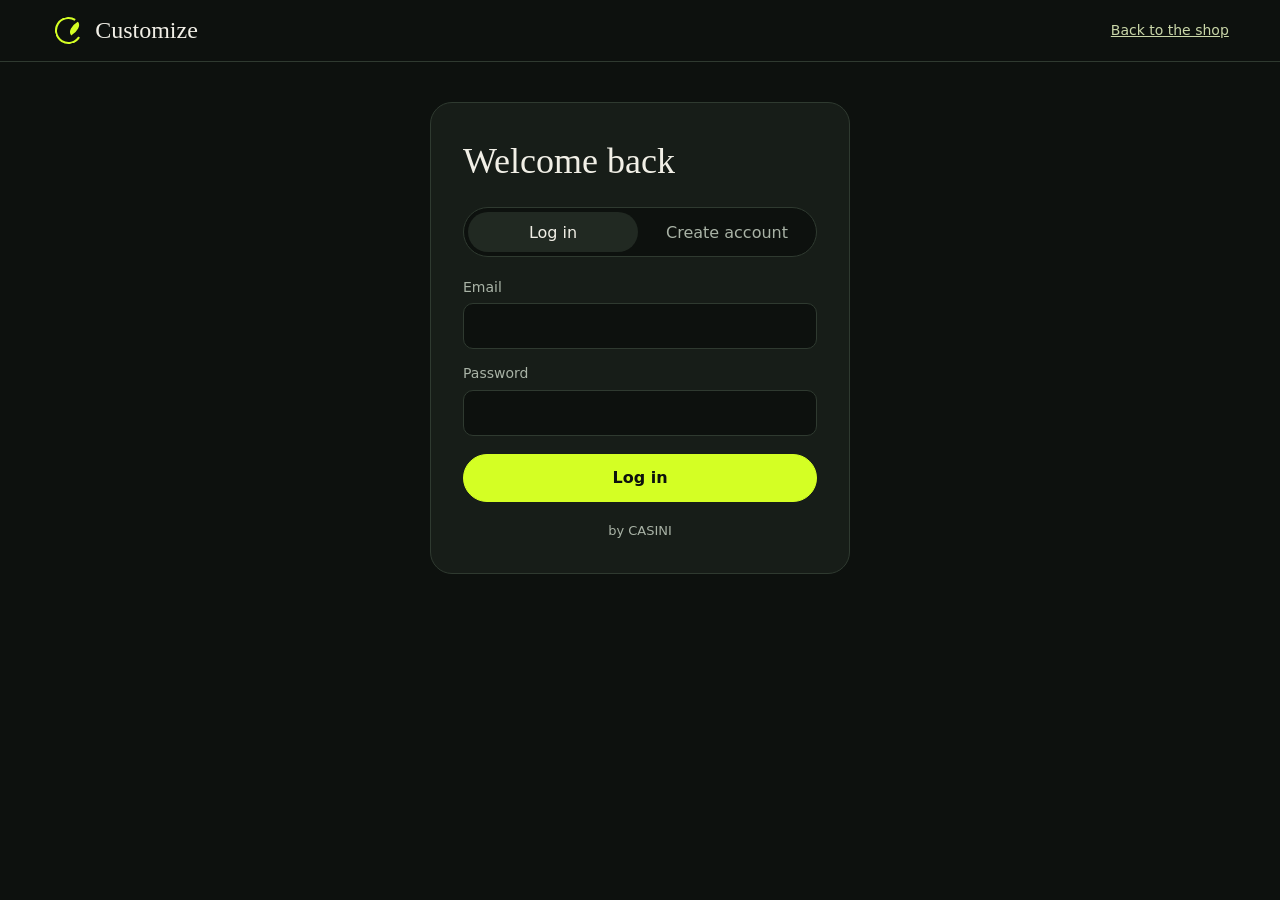
<file: auth.html>
<!doctype html>
<html lang="en">
<head>
  <meta charset="utf-8">
  <meta name="viewport" content="width=device-width, initial-scale=1, viewport-fit=cover">
  <title>Log in · Customize</title>
  <meta name="description" content="Log in or create your Customize account.">
  <link rel="stylesheet" href="pages.css">
  <script src="auth.js" defer></script>
</head>
<body>
  <header class="masthead">
    <a class="brand" href="./"><span class="botanical-mark" aria-hidden="true"><i></i></span>Customize</a>
    <nav><a href="./">Back to the shop</a></nav>
  </header>
  <main class="auth">
    <section class="auth-card" aria-labelledby="auth-title">
      <h1 id="auth-title">Welcome back</h1>
      <div class="tabs" role="tablist" aria-label="Account">
        <button type="button" role="tab" id="tab-login" aria-controls="login-form" aria-selected="true">Log in</button>
        <button type="button" role="tab" id="tab-signup" aria-controls="signup-form" aria-selected="false">Create account</button>
      </div>
      <p id="auth-message" class="message" role="alert" hidden></p>
      <form id="login-form" role="tabpanel" aria-labelledby="tab-login" novalidate>
        <label>Email<input name="email" type="email" autocomplete="email" required maxlength="254"></label>
        <label>Password<input name="password" type="password" autocomplete="current-password" required maxlength="128"></label>
        <button class="primary" type="submit">Log in</button>
      </form>
      <form id="signup-form" role="tabpanel" aria-labelledby="tab-signup" novalidate hidden>
        <label>Name<input name="name" autocomplete="name" required maxlength="80"></label>
        <label>Email<input name="email" type="email" autocomplete="email" required maxlength="254"></label>
        <label>Password<input name="password" type="password" autocomplete="new-password" required minlength="8" maxlength="128"></label>
        <p class="hint">At least 8 characters. Your saves and orders on this device move into your account.</p>
        <button class="primary" type="submit">Create account</button>
      </form>
      <p class="auth-foot">by CASINI</p>
    </section>
  </main>
</body>
</html>
</file>
<file: pages.css>
/* Shared look for the account (auth.html) and admin (admin.html) pages. Same tokens as style.css. */
:root {
  color-scheme: dark;
  --ink: #0d110e;
  --panel: #171d18;
  --raise: #212922;
  --line: #2f3a30;
  --ivory: #f1efe6;
  --muted: #a9b3a6;
  --sage: #c9d6a8;
  --lime: #d4ff24;
  --danger: #ff8a7a;
  --serif: Georgia, 'Times New Roman', serif;
  --sans: system-ui, sans-serif;
}
* { box-sizing: border-box; }
[hidden] { display: none !important; }
body { margin: 0; min-height: 100dvh; background: var(--ink); color: var(--ivory); font: 16px/1.45 var(--sans); }
a { color: var(--sage); }
h1, h2, h3 { font-family: var(--serif); font-weight: 400; margin: 0; }
button, input, select, textarea { font: inherit; color: inherit; }
button { cursor: pointer; border: 1px solid var(--line); background: var(--panel); min-height: 44px; border-radius: 999px; padding: 0 16px; }
button:hover { border-color: var(--lime); }
button:disabled { opacity: .45; cursor: default; }
:focus-visible { outline: 2px solid var(--lime); outline-offset: 3px; }
.primary { background: var(--lime); border-color: var(--lime); color: var(--ink); font-weight: 650; }
.primary:hover { background: #e3ff69; }
.danger { color: var(--danger); }
.danger:hover { border-color: var(--danger); }
.small { min-height: 34px; padding: 0 12px; font-size: 13px; }

.masthead { position: sticky; top: 0; z-index: 3; display: flex; align-items: center; justify-content: space-between; gap: 12px; height: 62px; padding-inline: clamp(14px, 4vw, 56px); background: var(--ink); border-bottom: 1px solid var(--line); }
.brand { display: inline-flex; align-items: center; gap: 10px; text-decoration: none; color: var(--ivory); font: 24px var(--serif); }
.botanical-mark { position: relative; display: inline-block; flex: none; width: 1em; height: 1em; font-size: 34px; color: var(--lime); }
.botanical-mark::before { content: ''; position: absolute; inset: .10em; border: .065em solid currentColor; border-right-color: transparent; border-radius: 50%; transform: rotate(-13deg); }
.botanical-mark i { position: absolute; left: .51em; top: .43em; width: .39em; height: .23em; border-radius: 90% 0 90% 0; background: currentColor; transform: rotate(-32deg); transform-origin: left center; }
.masthead nav { display: flex; align-items: center; gap: 10px; font-size: 14px; color: var(--muted); min-width: 0; }
.masthead nav span { overflow: hidden; text-overflow: ellipsis; white-space: nowrap; }

label { display: grid; gap: 6px; font-size: 14px; color: var(--muted); }
input, select, textarea { width: 100%; min-height: 46px; padding: 10px 12px; background: var(--ink); border: 1px solid var(--line); border-radius: 10px; color: var(--ivory); }
textarea { min-height: 84px; resize: vertical; }
input:focus, select:focus, textarea:focus { border-color: var(--sage); outline: none; }
.hint { margin: 0; font-size: 13px; color: var(--muted); }
.message { margin: 0; padding: 10px 12px; border-radius: 10px; font-size: 14px; background: #3a1d19; color: #ffd3cc; border: 1px solid #6b2e26; }
.message.ok { background: #1f2a14; color: var(--sage); border-color: #3d5221; }

/* ---------- auth ---------- */
.auth { display: grid; place-items: center; padding: 40px 16px 56px; }
.auth-card { width: min(100%, 420px); display: grid; gap: 20px; padding: clamp(20px, 5vw, 32px); background: var(--panel); border: 1px solid var(--line); border-radius: 22px; }
.auth-card h1 { font-size: clamp(28px, 7vw, 36px); }
.tabs { display: grid; grid-template-columns: 1fr 1fr; gap: 4px; padding: 4px; background: var(--ink); border: 1px solid var(--line); border-radius: 999px; }
.tabs button { border: 0; min-height: 40px; background: transparent; color: var(--muted); }
.tabs button[aria-selected="true"] { background: var(--raise); color: var(--ivory); }
.auth-card form { display: grid; gap: 14px; }
.auth-card form .primary { min-height: 48px; margin-top: 4px; }
.auth-foot { margin: 0; text-align: center; font-size: 13px; color: var(--muted); }

/* ---------- admin ---------- */
.admin { width: min(100%, 1180px); margin: 0 auto; padding: 24px clamp(16px, 4vw, 40px) 64px; display: grid; gap: 22px; }
.admin-head { display: flex; flex-wrap: wrap; align-items: end; justify-content: space-between; gap: 14px; }
.admin-head h1 { font-size: clamp(30px, 6vw, 44px); }
.section-tabs { display: flex; gap: 6px; flex-wrap: wrap; }
.section-tabs button[aria-selected="true"] { background: var(--raise); border-color: var(--sage); }
.panel { background: var(--panel); border: 1px solid var(--line); border-radius: 18px; padding: clamp(14px, 3vw, 22px); display: grid; gap: 16px; min-width: 0; }
.panel-head { display: flex; flex-wrap: wrap; align-items: center; justify-content: space-between; gap: 10px; }
.panel-head h2 { font-size: 24px; }
.toolbar { display: flex; flex-wrap: wrap; gap: 10px; align-items: center; justify-content: flex-end; flex: 1 1 280px; }
.toolbar input[type="search"] { width: min(100%, 320px); min-height: 44px; border-radius: 999px; padding-inline: 16px; }
.table-wrap { overflow-x: auto; border: 1px solid var(--line); border-radius: 12px; }
table { width: 100%; border-collapse: collapse; font-size: 14px; }
th, td { padding: 10px 12px; text-align: left; border-bottom: 1px solid var(--line); vertical-align: middle; }
th { color: var(--muted); font-weight: 500; font-size: 12px; text-transform: uppercase; letter-spacing: .04em; background: var(--ink); }
tr:last-child td { border-bottom: 0; }
tbody tr[aria-selected="true"] { background: var(--raise); }
td .sub { display: block; color: var(--muted); font-size: 12px; }
td.actions { white-space: nowrap; text-align: right; }
td.actions button + button { margin-left: 6px; }
.thumb { width: 44px; height: 44px; object-fit: contain; background: var(--ink); border-radius: 8px; border: 1px solid var(--line); }
.badge { display: inline-block; padding: 2px 10px; border-radius: 999px; font-size: 12px; border: 1px solid var(--line); }
.badge.active { color: var(--lime); border-color: #4d5e14; }
.badge.suspended { color: var(--danger); border-color: #6b2e26; }
.empty { color: var(--muted); text-align: center; padding: 22px; }
.form-grid { display: grid; grid-template-columns: repeat(auto-fit, minmax(200px, 1fr)); gap: 14px; }
.form-grid .wide { grid-column: 1 / -1; }
.form-actions { display: flex; flex-wrap: wrap; gap: 10px; justify-content: flex-end; }
.gate { display: grid; place-items: center; gap: 14px; padding: 60px 16px; text-align: center; }
dialog { width: min(100% - 32px, 640px); max-height: calc(100dvh - 32px); padding: 0; color: var(--ivory); background: var(--panel); border: 1px solid var(--line); border-radius: 20px; }
dialog::backdrop { background: #000a; }
dialog form { display: grid; gap: 16px; padding: clamp(16px, 4vw, 24px); }
dialog h2 { font-size: 24px; }
.toast { position: fixed; left: 50%; bottom: 24px; transform: translateX(-50%); z-index: 9; max-width: calc(100% - 32px); padding: 10px 18px; border-radius: 999px; background: var(--ivory); color: var(--ink); font-size: 14px; }
@media (max-width: 640px) {
  .hide-narrow { display: none; }
}

/* ---------- orders ---------- */
.order-counts { display: grid; grid-template-columns: repeat(auto-fit, minmax(150px, 1fr)); gap: 12px; }
.order-counts button { display: grid; gap: 2px; justify-items: start; min-height: 0; padding: 14px 16px; border-radius: 16px; text-align: left; background: var(--panel); }
.order-counts strong { font: 400 30px var(--serif); }
.order-counts span { color: var(--muted); font-size: 13px; }
.filters { display: flex; flex-wrap: wrap; align-items: end; gap: 10px; }
.filters label { width: auto; min-width: 140px; flex: 1 1 140px; }
.filters select, .filters input { min-height: 42px; padding: 8px 10px; }
tbody tr.clickable { cursor: pointer; }
tbody tr.clickable:hover { background: var(--raise); }
.status { display: inline-block; padding: 2px 10px; border-radius: 999px; font-size: 12px; white-space: nowrap; border: 1px solid var(--line); }
.status.placed { background: var(--ivory); color: var(--ink); border-color: var(--ivory); }
.status.confirmed, .status.preparing, .status.out_for_delivery { color: var(--lime); border-color: #4d5e14; }
.status.delivered { background: var(--lime); color: var(--ink); border-color: var(--lime); }
.status.cancelled { color: var(--danger); border-color: #6b2e26; }
#order-dialog { width: min(100% - 32px, 720px); }
#order-detail { display: grid; gap: 16px; }
.detail-grid { display: grid; grid-template-columns: repeat(auto-fit, minmax(220px, 1fr)); gap: 12px; }
.detail-grid > div { padding: 12px 14px; border-radius: 12px; background: var(--ink); border: 1px solid var(--line); font-size: 14px; }
.detail-grid h3 { font: 600 12px var(--sans); color: var(--muted); text-transform: uppercase; letter-spacing: .04em; margin-bottom: 6px; }
.detail-grid p { margin: 2px 0; overflow-wrap: anywhere; }
.history { list-style: none; margin: 0; padding: 0; display: grid; gap: 8px; }
.history li { display: grid; grid-template-columns: auto 1fr; gap: 10px; align-items: baseline; font-size: 14px; }
.history small { color: var(--muted); }
.order-actions { display: grid; gap: 12px; }
</file>
